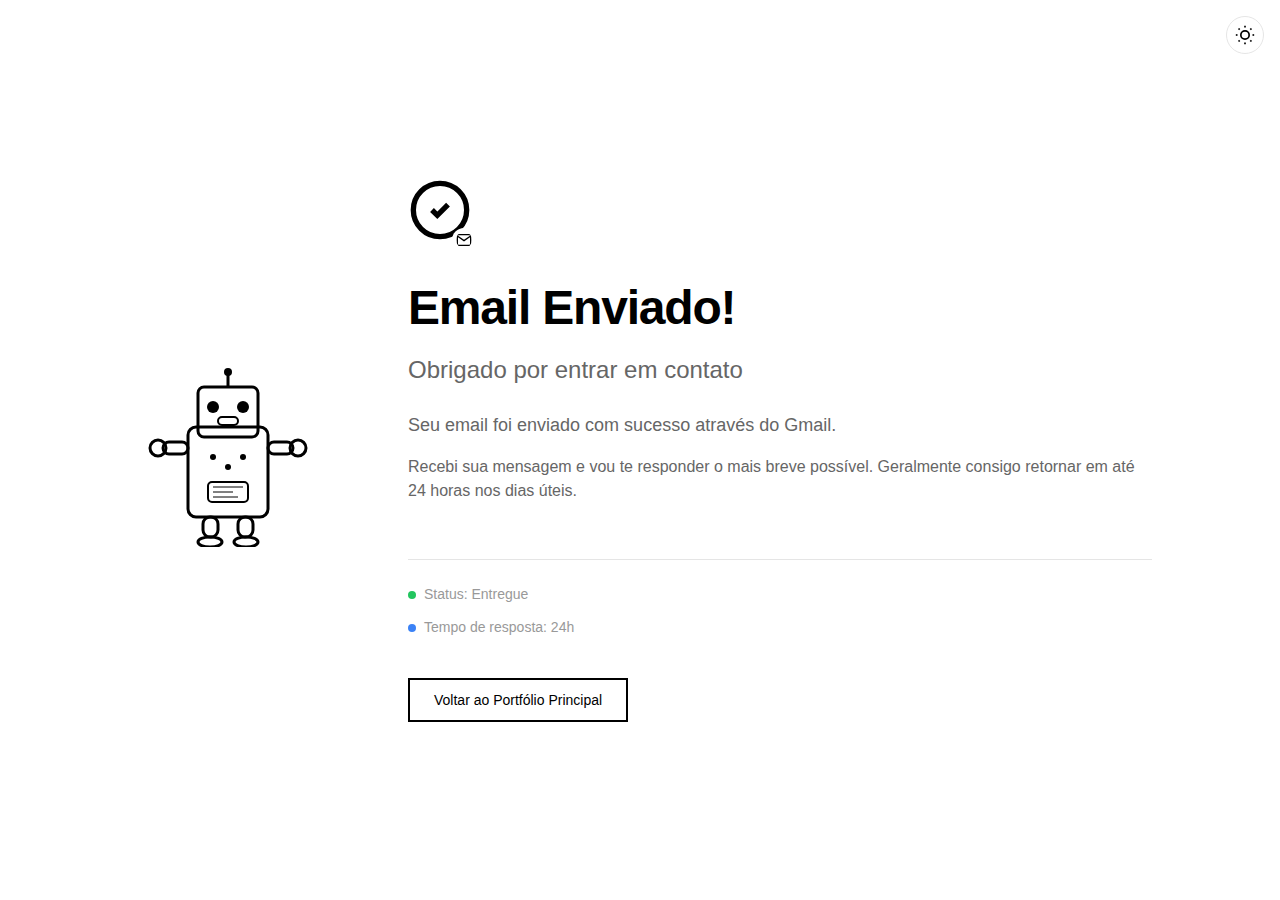
<file: obrigada.html>
<!DOCTYPE html>
<html lang="pt-BR">
<head>
    <meta charset="UTF-8">
    <meta name="viewport" content="width=device-width, initial-scale=1.0">
    <title>Email Enviado - Obrigado!</title>
    <link rel="stylesheet" href="styles.css">
</head>
<body>
    <div class="containertwo">
        <div class="content-wrapper">
            <!-- Robô -->
            <div class="robot-container">
                <div class="robot">
                    <svg width="200" height="200" viewBox="0 0 200 200" fill="none" xmlns="http://www.w3.org/2000/svg">
                        <!-- Corpo do robô -->
                        <rect x="60" y="80" width="80" height="90" rx="8" stroke="currentColor" stroke-width="3" fill="none"/>
                        
                        <!-- Cabeça do robô -->
                        <rect x="70" y="40" width="60" height="50" rx="6" stroke="currentColor" stroke-width="3" fill="none"/>
                        
                        <!-- Antena -->
                        <line x1="100" y1="40" x2="100" y2="25" stroke="currentColor" stroke-width="3"/>
                        <circle cx="100" cy="25" r="4" fill="currentColor"/>
                        
                        <!-- Olhos -->
                        <circle cx="85" cy="60" r="6" fill="currentColor"/>
                        <circle cx="115" cy="60" r="6" fill="currentColor"/>
                        
                        <!-- Boca -->
                        <rect x="90" y="70" width="20" height="8" rx="4" stroke="currentColor" stroke-width="2" fill="none"/>
                        
                        <!-- Braços -->
                        <rect x="35" y="95" width="25" height="12" rx="6" stroke="currentColor" stroke-width="3" fill="none"/>
                        <rect x="140" y="95" width="25" height="12" rx="6" stroke="currentColor" stroke-width="3" fill="none"/>
                        
                        <!-- Mãos -->
                        <circle cx="30" cy="101" r="8" stroke="currentColor" stroke-width="3" fill="none"/>
                        <circle cx="170" cy="101" r="8" stroke="currentColor" stroke-width="3" fill="none"/>
                        
                        <!-- Pernas -->
                        <rect x="75" y="170" width="15" height="20" rx="7" stroke="currentColor" stroke-width="3" fill="none"/>
                        <rect x="110" y="170" width="15" height="20" rx="7" stroke="currentColor" stroke-width="3" fill="none"/>
                        
                        <!-- Pés -->
                        <ellipse cx="82" cy="195" rx="12" ry="5" stroke="currentColor" stroke-width="3" fill="none"/>
                        <ellipse cx="118" cy="195" rx="12" ry="5" stroke="currentColor" stroke-width="3" fill="none"/>
                        
                        <!-- Detalhes do corpo -->
                        <circle cx="85" cy="110" r="3" fill="currentColor"/>
                        <circle cx="100" cy="120" r="3" fill="currentColor"/>
                        <circle cx="115" cy="110" r="3" fill="currentColor"/>
                        
                        <!-- Painel no peito -->
                        <rect x="80" y="135" width="40" height="20" rx="4" stroke="currentColor" stroke-width="2" fill="none"/>
                        <line x1="85" y1="140" x2="115" y2="140" stroke="currentColor" stroke-width="1"/>
                        <line x1="85" y1="145" x2="105" y2="145" stroke="currentColor" stroke-width="1"/>
                        <line x1="85" y1="150" x2="110" y2="150" stroke="currentColor" stroke-width="1"/>
                    </svg>
                </div>
            </div>
            
            <!-- Conteúdo de agradecimento -->
            <div class="thank-you-content">
                <!-- Ícone de sucesso -->
                <div class="success-icon">
                    <div class="icon-wrapper">
                        <!-- Check Circle Icon -->
                        <svg class="check-circle" width="64" height="64" viewBox="0 0 24 24" fill="none" stroke="currentColor" stroke-width="2">
                            <circle cx="12" cy="12" r="10"/>
                            <path d="m9 12 2 2 4-4"/>
                        </svg>
                        <!-- Mail Icon -->
                        <svg class="mail-icon" width="24" height="24" viewBox="0 0 24 24" fill="none" stroke="currentColor" stroke-width="2">
                            <path d="M4 4h16c1.1 0 2 .9 2 2v12c0 1.1-.9 2-2 2H4c-1.1 0-2-.9-2-2V6c0-1.1.9-2 2-2z"/>
                            <polyline points="22,6 12,13 2,6"/>
                        </svg>
                    </div>
                </div>
                
                <!-- Título principal -->
                <div class="title-section">
                    <h1 class="main-title">Email Enviado!</h1>
                    <p class="subtitle">Obrigado por entrar em contato</p>
                </div>
                
                <!-- Mensagem de confirmação -->
                <div class="message-section">
                    <p class="primary-message">
                        Seu email foi enviado com sucesso através do Gmail.
                    </p>
                    <p class="secondary-message">
                        Recebi sua mensagem e vou te responder o mais breve possível.
                        Geralmente consigo retornar em até 24 horas nos dias úteis.
                    </p>
                </div>
                
                <!-- Informações adicionais -->
                <div class="info-section">
                    <div class="status-info">
                        <div class="status-item">
                            <div class="status-dot green"></div>
                            <span>Status: Entregue</span>
                        </div>
                        <div class="status-item">
                            <div class="status-dot blue"></div>
                            <span>Tempo de resposta: 24h</span>
                        </div>
                    </div>
                </div>
                
                <!-- Botão de ação -->
                <div class="action-section">
                    <button class="back-button" onclick="location.href='index.html'">
                    Voltar ao Portfólio Principal
                    </button>
                </div>

            </div>
        </div>
    </div>

    <!-- Toggle para modo escuro -->
    <div class="theme-toggle">
        <button id="theme-toggle-btn" onclick="toggleTheme()">
            <svg width="20" height="20" viewBox="0 0 24 24" fill="none" stroke="currentColor" stroke-width="2">
                <circle cx="12" cy="12" r="5"/>
                <line x1="12" y1="1" x2="12" y2="3"/>
                <line x1="12" y1="21" x2="12" y2="23"/>
                <line x1="4.22" y1="4.22" x2="5.64" y2="5.64"/>
                <line x1="18.36" y1="18.36" x2="19.78" y2="19.78"/>
                <line x1="1" y1="12" x2="3" y2="12"/>
                <line x1="21" y1="12" x2="23" y2="12"/>
                <line x1="4.22" y1="19.78" x2="5.64" y2="18.36"/>
                <line x1="18.36" y1="5.64" x2="19.78" y2="4.22"/>
            </svg>
        </button>
    </div>

    <script>
        function toggleTheme() {
            document.body.classList.toggle('dark');
            localStorage.setItem('theme', document.body.classList.contains('dark') ? 'dark' : 'light');
        }

        // Carregar tema salvo
        document.addEventListener('DOMContentLoaded', function() {
            const savedTheme = localStorage.getItem('theme');
            if (savedTheme === 'dark') {
                document.body.classList.add('dark');
            }
        });
    </script>
</body>
</html>
</file>
<file: styles.css>
* {
    margin: 0;
    padding: 0;
    box-sizing: border-box;
}

:root {
    --primary-blue: #1e40af;
    --light-blue: #3b82f6;
    --dark-gray: #374151;
    --medium-gray: #6b7280;
    --light-gray: #f9fafb;
    --white: #ffffff;
    --black: #000000;
    --border-gray: #e5e7eb;
    --text-gray: #4b5563;
    --bg-gray: #f8fafc;
}

body {
    font-family: 'Inter', -apple-system, BlinkMacSystemFont, 'Segoe UI', Roboto, sans-serif;
    line-height: 1.6;
    color: var(--dark-gray);
    scroll-behavior: smooth;
    overflow-x: hidden;
}

.container {
    max-width: 1200px;
    margin: 0 auto;
    padding: 0 20px;
}

/* Header */
.header {
    top: 0;
    left: 0;
    right: 0;
    background: rgba(255, 255, 255, 0.95);
    backdrop-filter: blur(10px);
    border-bottom: 1px solid var(--border-gray);
    z-index: 1000;
    transition: all 0.3s ease;
}

.header.scrolled {
    background: rgba(255, 255, 255, 0.98);
    box-shadow: 0 4px 20px rgba(0, 0, 0, 0.1);
}

.nav {
    display: flex;
    justify-content: space-between;
    align-items: center;
    padding: 0;
}

.logo {
    font-size: 1.5rem;
    font-weight: bold;
    background: linear-gradient(135deg, var(--primary-blue), var(--dark-gray));
    -webkit-background-clip: text;
    -webkit-text-fill-color: transparent;
    background-clip: text;
}

.nav-links {
    display: flex;
    list-style: none;
    gap: 2rem;
}

.nav-links a {
    text-decoration: none;
    color: var(--text-gray);
    font-weight: 500;
    position: relative;
    transition: color 0.3s ease;
}

.nav-links a:hover {
    color: var(--primary-blue);
}

.nav-links a::after {
    content: '';
    position: absolute;
    bottom: -5px;
    left: 0;
    width: 0;
    height: 2px;
    background: var(--primary-blue);
    transition: width 0.3s ease;
}

.nav-links a:hover::after {
    width: 100%;
}

/**/
.nav {
.logo {
  font-size: 1.2rem;
  padding: 0;
  margin: 0;
  line-height: 1;
}

.nav-links a {
  padding: 0;
  margin: 0;
  line-height: 1.2;
}

.nav-links {
  margin: 0;
  padding: 0;
}}

/**/

.mobile-menu-btn {
    display: none;
    background: none;
    border: none;
    font-size: 1.5rem;
    color: var(--text-gray);
    cursor: pointer;
}

.mobile-menu {
    display: none;
    position: absolute;
    top: 100%;
    left: 0;
    right: 0;
    background: white;
    border-bottom: 1px solid var(--border-gray);
    padding: 1rem 0;
}

.mobile-menu.active {
    display: block;
}

.mobile-menu a {
    display: block;
    padding: 0.5rem 1rem;
    text-decoration: none;
    color: var(--text-gray);
    border-bottom: 1px solid var(--border-gray);
}

/* Hero Section */
.hero {
    min-height: 100vh;
    display: flex;
    align-items: center;
    justify-content: center;
    position: relative;
    background: linear-gradient(135deg, var(--white) 0%, var(--light-gray) 50%, rgba(59, 130, 246, 0.1) 100%);
    overflow: hidden;
}

.hero::before {
    content: '';
    position: absolute;
    top: 20%;
    left: 20%;
    width: 300px;
    height: 300px;
    border: 1px solid rgba(59, 130, 246, 0.2);
    border-radius: 50%;
    animation: rotate 20s linear infinite;
}

.hero::after {
    content: '';
    position: absolute;
    bottom: 20%;
    right: 20%;
    width: 400px;
    height: 400px;
    border: 1px solid rgba(107, 114, 128, 0.2);
    border-radius: 50%;
    animation: rotate-reverse 25s linear infinite;
}

.hero-content {
    text-align: center;
    z-index: 2;
    max-width: 800px;
    opacity: 0;
    transform: translateY(50px);
    animation: fadeInUp 1s ease 0.5s forwards;
}

.hero-greeting {
    font-size: 1.2rem;
    color: var(--medium-gray);
    margin-bottom: 1rem;
}

.hero-name {
    font-size: clamp(2.5rem, 8vw, 4.5rem);
    font-weight: bold;
    margin-bottom: 1rem;
    background: linear-gradient(135deg, var(--dark-gray), var(--primary-blue), var(--dark-gray));
    -webkit-background-clip: text;
    -webkit-text-fill-color: transparent;
    background-clip: text;
}

.hero-title {
    font-size: clamp(1.2rem, 4vw, 2rem);
    color: var(--text-gray);
    margin-bottom: 0.5rem;
}

.hero-divider {
    width: 80px;
    height: 4px;
    background: linear-gradient(90deg, var(--primary-blue), var(--medium-gray));
    margin: 1rem auto;
    border-radius: 2px;
}

.hero-description {
    font-size: 1.1rem;
    color: var(--medium-gray);
    margin-bottom: 2rem;
    max-width: 600px;
    margin-left: auto;
    margin-right: auto;
}

.hero-buttons {
    display: flex;
    gap: 1rem;
    justify-content: center;
    margin-bottom: 3rem;
    flex-wrap: wrap;
}

.btn {
    padding: 12px 30px;
    border: none;
    border-radius: 8px;
    font-size: 1rem;
    font-weight: 600;
    cursor: pointer;
    text-decoration: none;
    display: inline-flex;
    align-items: center;
    gap: 0.5rem;
    transition: all 0.3s ease;
    position: relative;
    overflow: hidden;
}

.btn-primary {
    background: var(--primary-blue);
    color: white;
    animation: glow 3s ease-in-out infinite;
}

.btn-primary:hover {
    background: #1e40af;
    transform: translateY(-2px);
}

.btn-secondary {
    background: transparent;
    color: var(--text-gray);
    border: 2px solid var(--border-gray);
}

.btn-secondary:hover {
    background: var(--light-gray);
    border-color: var(--primary-blue);
    color: var(--primary-blue);
}

.social-links {
    display: flex;
    justify-content: center;
    gap: 1rem;
    margin-bottom: 3rem;
}

.social-link {
    width: 50px;
    height: 50px;
    background: white;
    border: 1px solid var(--border-gray);
    border-radius: 50%;
    display: flex;
    align-items: center;
    justify-content: center;
    text-decoration: none;
    color: var(--medium-gray);
    transition: all 0.3s ease;
    box-shadow: 0 2px 10px rgba(0, 0, 0, 0.1);
}

.social-link:hover {
    color: var(--primary-blue);
    border-color: var(--primary-blue);
    transform: translateY(-3px) rotate(5deg);
    box-shadow: 0 5px 20px rgba(59, 130, 246, 0.3);
}

.scroll-indicator {
    display: flex;
    flex-direction: column;
    align-items: center;
    color: var(--medium-gray);
    animation: bounce 2s infinite;
}

/* Section Styles */
.section {
    padding: 5rem 0;
    position: relative;
}

.section-title {
    text-align: center;
    margin-bottom: 3rem;
}

.section-subtitle {
    display: flex;
    align-items: center;
    justify-content: center;
    gap: 0.5rem;
    color: var(--primary-blue);
    font-weight: 600;
    margin-bottom: 1rem;
}

.section-heading {
    font-size: clamp(2rem, 5vw, 3rem);
    margin-bottom: 1rem;
    background: linear-gradient(135deg, var(--dark-gray), var(--primary-blue));
    -webkit-background-clip: text;
    -webkit-text-fill-color: transparent;
    background-clip: text;
}

.section-divider {
    width: 60px;
    height: 4px;
    background: linear-gradient(90deg, var(--primary-blue), var(--medium-gray));
    margin: 0 auto;
    border-radius: 2px;
}

/* About Section */
.about {
    background: var(--white);
}

.about-content {
    display: grid;
    grid-template-columns: 1fr 1fr;
    gap: 3rem;
    align-items: center;
    margin-bottom: 3rem;
}

.about-text {
    font-size: 1.1rem;
    line-height: 1.8;
    color: var(--medium-gray);
}

.about-text p {
    margin-bottom: 1.5rem;
}

.about-image {
    aspect-ratio: 1;
    background: linear-gradient(135deg, rgba(59, 130, 246, 0.1), rgba(107, 114, 128, 0.1));
    border-radius: 20px;
    display: flex;
    align-items: center;
    justify-content: center;
    position: relative;
    overflow: hidden;
}

.about-image::before {
    content: '👨‍💻';
    font-size: 6rem;
}

.features {
    display: grid;
    grid-template-columns: repeat(auto-fit, minmax(250px, 1fr));
    gap: 2rem;
}

.feature-card {
    background: white;
    padding: 2rem;
    border-radius: 12px;
    border: 1px solid var(--border-gray);
    text-align: center;
    transition: all 0.3s ease;
}

.feature-card:hover {
    border-color: var(--primary-blue);
    box-shadow: 0 10px 30px rgba(59, 130, 246, 0.1);
    transform: translateY(-5px);
}

.feature-icon {
    width: 60px;
    height: 60px;
    background: rgba(59, 130, 246, 0.1);
    border-radius: 12px;
    display: flex;
    align-items: center;
    justify-content: center;
    margin: 0 auto 1rem;
    font-size: 1.5rem;
    transition: all 0.3s ease;
}

.feature-card:hover .feature-icon {
    background: rgba(59, 130, 246, 0.2);
}

/* Projects Section */
.projects {
    background: var(--light-gray);
}

.project-grid {
    display: flex;
    flex-direction: column;
    gap: 3rem;
}

.project-card {
    background: white;
    border-radius: 16px;
    overflow: hidden;
    box-shadow: 0 4px 20px rgba(0, 0, 0, 0.1);
    transition: all 0.3s ease;
    display: grid;
    grid-template-columns: 1fr 1fr;
    gap: 0;
}

.project-card:hover {
    transform: translateY(-5px);
    box-shadow: 0 10px 40px rgba(0, 0, 0, 0.15);
}

.project-card:nth-child(even) {
    direction: rtl;
}

.project-card:nth-child(even) > * {
    direction: ltr;
}

.project-image {
    height: 300px;
    background: linear-gradient(135deg, var(--primary-blue), var(--light-blue));
    position: relative;
    overflow: hidden;
}

.project-image img {
    width: 100%;
    height: 100%;
    object-fit: cover;
    transition: transform 0.3s ease;
}

.project-card:hover .project-image img {
    transform: scale(1.1);
}

.project-content {
    padding: 2rem;
    display: flex;
    flex-direction: column;
    justify-content: center;
}

.project-title {
    font-size: 1.5rem;
    margin-bottom: 1rem;
    color: var(--dark-gray);
}

.project-description {
    color: var(--medium-gray);
    margin-bottom: 1.5rem;
    line-height: 1.6;
}

.project-tech {
    display: flex;
    flex-wrap: wrap;
    gap: 0.5rem;
    margin-bottom: 1.5rem;
}

.tech-tag {
    background: rgba(59, 130, 246, 0.1);
    color: var(--primary-blue);
    padding: 0.3rem 0.8rem;
    border-radius: 20px;
    font-size: 0.8rem;
    border: 1px solid rgba(59, 130, 246, 0.2);
}

.project-links {
    display: flex;
    gap: 1rem;
}

/* Skills Section */
.skills {
    background: var(--white);
}

.skills-grid {
    display: grid;
    grid-template-columns: repeat(auto-fit, minmax(300px, 1fr));
    gap: 2rem;
}

.skill-category {
    background: white;
    padding: 2rem;
    border-radius: 12px;
    border: 1px solid var(--border-gray);
    transition: all 0.3s ease;
}

.skill-category:hover {
    border-color: var(--primary-blue);
    box-shadow: 0 10px 30px rgba(59, 130, 246, 0.1);
}

.skill-header {
    display: flex;
    align-items: center;
    gap: 1rem;
    margin-bottom: 2rem;
}

.skill-icon {
    width: 50px;
    height: 50px;
    background: rgba(59, 130, 246, 0.1);
    border-radius: 10px;
    display: flex;
    align-items: center;
    justify-content: center;
    font-size: 1.2rem;
}

.skill-list {
    display: flex;
    flex-direction: column;
    gap: 1rem;
}

.skill-item {
    display: flex;
    justify-content: space-between;
    align-items: center;
    margin-bottom: 0.5rem;
}

.skill-bar {
    width: 100%;
    height: 8px;
    background: var(--border-gray);
    border-radius: 4px;
    overflow: hidden;
}

.skill-progress {
    height: 100%;
    background: linear-gradient(90deg, var(--primary-blue), var(--light-blue));
    border-radius: 4px;
    transition: width 1s ease;
    width: 0;
}

/* Contact Section */
.contact {
    background: linear-gradient(135deg, var(--light-gray), rgba(59, 130, 246, 0.05));
}

.contact-content {
    display: grid;
    grid-template-columns: 1fr 2fr;
    gap: 3rem;
}

.contact-info {
    display: flex;
    flex-direction: column;
    gap: 2rem;
}

.contact-item {
    background: white;
    padding: 1.5rem;
    border-radius: 12px;
    border: 1px solid var(--border-gray);
    display: flex;
    align-items: center;
    gap: 1rem;
    transition: all 0.3s ease;
}

.contact-item:hover {
    border-color: var(--primary-blue);
    box-shadow: 0 5px 20px rgba(59, 130, 246, 0.1);
}

.contact-icon {
    width: 50px;
    height: 50px;
    background: rgba(59, 130, 246, 0.1);
    border-radius: 10px;
    display: flex;
    align-items: center;
    justify-content: center;
    font-size: 1.2rem;
    color: var(--primary-blue);
}

.contact-form {
    background: white;
    padding: 2rem;
    border-radius: 16px;
    box-shadow: 0 10px 30px rgba(0, 0, 0, 0.1);
}

.form-group {
    margin-bottom: 1.5rem;
}

.form-label {
    display: block;
    margin-bottom: 0.5rem;
    font-weight: 600;
    color: var(--dark-gray);
}

.form-input, .form-textarea {
    width: 100%;
    padding: 12px 16px;
    border: 2px solid var(--border-gray);
    border-radius: 8px;
    font-size: 1rem;
    transition: border-color 0.3s ease;
    background: white;
}

.form-input:focus, .form-textarea:focus {
    outline: none;
    border-color: var(--primary-blue);
}

.form-textarea {
    resize: vertical;
    min-height: 120px;
}

/* Footer */
.footer {
    background: var(--dark-gray);
    color: white;
    padding: 3rem 0 1rem;
}

.footer-content {
    display: grid;
    grid-template-columns: 2fr 1fr 1fr;
    gap: 3rem;
    margin-bottom: 2rem;
}

.footer-brand h3 {
    font-size: 1.5rem;
    margin-bottom: 1rem;
    background: linear-gradient(135deg, white, var(--light-blue));
    -webkit-background-clip: text;
    -webkit-text-fill-color: transparent;
    background-clip: text;
}

.footer-brand p {
    color: #9ca3af;
    line-height: 1.6;
    margin-bottom: 1.5rem;
}

.footer-social {
    display: flex;
    gap: 1rem;
}

.footer-social a {
    width: 40px;
    height: 40px;
    background: #4b5563;
    border-radius: 8px;
    display: flex;
    align-items: center;
    justify-content: center;
    color: #9ca3af;
    text-decoration: none;
    transition: all 0.3s ease;
}

.footer-social a:hover {
    background: var(--primary-blue);
    color: white;
    transform: translateY(-2px);
}

.footer-links h4 {
    margin-bottom: 1rem;
    color: white;
}

.footer-links ul {
    list-style: none;
}

.footer-links a {
    color: #9ca3af;
    text-decoration: none;
    line-height: 2;
    transition: color 0.3s ease;
}

.footer-links a:hover {
    color: var(--light-blue);
}

.footer-bottom {
    border-top: 1px solid #4b5563;
    padding-top: 2rem;
    display: flex;
    justify-content: space-between;
    align-items: center;
    color: #9ca3af;
}

.footer-bottom button {
    background: transparent;
    border: 1px solid #4b5563;
    color: #9ca3af;
    padding: 0.5rem 1rem;
    border-radius: 6px;
    cursor: pointer;
    transition: all 0.3s ease;
}

.footer-bottom button:hover {
    border-color: var(--primary-blue);
    color: var(--light-blue);
}

/* Animations */
@keyframes fadeInUp {
    to {
        opacity: 1;
        transform: translateY(0);
    }
}

@keyframes rotate {
    to {
        transform: rotate(360deg);
    }
}

@keyframes rotate-reverse {
    to {
        transform: rotate(-360deg);
    }
}

@keyframes glow {
    0% { box-shadow: 0 0 20px rgba(30, 64, 175, 0.3); }
    50% { box-shadow: 0 0 30px rgba(30, 64, 175, 0.6); }
    100% { box-shadow: 0 0 20px rgba(30, 64, 175, 0.3); }
}

@keyframes bounce {
    0%, 20%, 50%, 80%, 100% { transform: translateY(0); }
    40% { transform: translateY(-10px); }
    60% { transform: translateY(-5px); }
}

/* Responsive Design */
@media (max-width: 768px) {
    .nav-links {
        display: none;
    }

    .mobile-menu-btn {
        display: block;
    }

    .hero-buttons {
        flex-direction: column;
        align-items: center;
    }

    .about-content,
    .project-card,
    .contact-content,
    .footer-content {
        grid-template-columns: 1fr;
    }

    .project-card:nth-child(even) {
        direction: ltr;
    }

    .skills-grid {
        grid-template-columns: 1fr;
    }

    .section {
        padding: 3rem 0;
    }

    .container {
        padding: 0 15px;
    }
}

/* Utilities */
.fade-in {
    opacity: 0;
    transform: translateY(30px);
    transition: all 0.6s ease;
}

.fade-in.visible {
    opacity: 1;
    transform: translateY(0);
}

/*PAGINA DE AGRADECIMENTO*/

/* Reset básico */
* {
    margin: 0;
    padding: 0;
    box-sizing: border-box;
}

/* Variáveis CSS para cores */
:root {
    --bg-color: #ffffff;
    --text-color: #000000;
    --text-gray: #666666;
    --text-light-gray: #999999;
    --border-color: #e5e5e5;
    --green-color: #22c55e;
    --blue-color: #3b82f6;
}

body.dark {
    --bg-color: #000000;
    --text-color: #ffffff;
    --text-gray: #a3a3a3;
    --text-light-gray: #737373;
    --border-color: #404040;
}

/* Estilos base */
body {
    font-family: -apple-system, BlinkMacSystemFont, 'Segoe UI', 'Roboto', 'Oxygen', 'Ubuntu', 'Cantarell', sans-serif;
    font-size: 14px;
    line-height: 1.5;
    background-color: var(--bg-color);
    color: var(--text-color);
    transition: background-color 0.3s ease, color 0.3s ease;
}

/* Container principal */
.containertwo {
    min-height: 100vh;
    display: flex;
    align-items: center;
    justify-content: center;
    padding: 1rem;
}

/* Wrapper do conteúdo */
.content-wrapper {
    max-width: 64rem;
    width: 100%;
    display: flex;
    flex-direction: column;
    align-items: center;
    justify-content: center;
    gap: 3rem;
}

/* Container do robô */
.robot-container {
    flex-shrink: 0;
    order: 2;
    display: flex;
    align-items: center;
    justify-content: center;
}

.robot svg {
    color: var(--text-color);
}

/* Conteúdo de agradecimento */
.thank-you-content {
    flex: 1;
    text-align: center;
    display: flex;
    flex-direction: column;
    gap: 1.5rem;
    order: 1;
}

/* Ícone de sucesso */
.success-icon {
    display: flex;
    justify-content: center;
}

.icon-wrapper {
    position: relative;
}

.check-circle {
    width: 64px;
    height: 64px;
    color: var(--text-color);
}

.mail-icon {
    width: 24px;
    height: 24px;
    color: var(--text-color);
    position: absolute;
    bottom: -4px;
    right: -4px;
    background-color: var(--bg-color);
    border-radius: 50%;
    padding: 4px;
}

/* Seção do título */
.title-section {
    display: flex;
    flex-direction: column;
    gap: 0.5rem;
}

.main-title {
    font-size: 2.5rem;
    font-weight: bold;
    letter-spacing: -0.025em;
}

.subtitle {
    font-size: 1.25rem;
    color: var(--text-gray);
}

/* Seção da mensagem */
.message-section {
    display: flex;
    flex-direction: column;
    gap: 1rem;
    color: var(--text-gray);
}

.primary-message {
    font-size: 1.125rem;
}

.secondary-message {
    font-size: 1rem;
}

/* Seção de informações */
.info-section {
    border-top: 1px solid var(--border-color);
    padding-top: 1.5rem;
    margin-top: 2rem;
}

.status-info {
    display: flex;
    flex-direction: column;
    gap: 0.75rem;
    font-size: 0.875rem;
    color: var(--text-light-gray);
}

.status-item {
    display: flex;
    align-items: center;
    justify-content: center;
    gap: 0.5rem;
}

.status-dot {
    width: 8px;
    height: 8px;
    border-radius: 50%;
}

.status-dot.green {
    background-color: var(--green-color);
}

.status-dot.blue {
    background-color: var(--blue-color);
}

/* Seção de ação */
.action-section {
    padding-top: 1rem;
}

.back-button {
    display: inline-flex;
    align-items: center;
    padding: 0.75rem 1.5rem;
    border: 2px solid var(--text-color);
    background-color: transparent;
    color: var(--text-color);
    font-weight: 500;
    cursor: pointer;
    transition: all 0.2s ease;
    font-family: inherit;
    font-size: inherit;
}

.back-button:hover {
    background-color: var(--text-color);
    color: var(--bg-color);
}

/* Toggle de tema */
.theme-toggle {
    position: fixed;
    top: 1rem;
    right: 1rem;
    z-index: 1000;
}

#theme-toggle-btn {
    padding: 0.5rem;
    border: 1px solid var(--border-color);
    background-color: var(--bg-color);
    color: var(--text-color);
    border-radius: 50%;
    cursor: pointer;
    transition: all 0.2s ease;
    display: flex;
    align-items: center;
    justify-content: center;
}

#theme-toggle-btn:hover {
    background-color: var(--text-color);
    color: var(--bg-color);
}

/* Responsividade */
@media (min-width: 1024px) {
    .content-wrapper {
        flex-direction: row;
        gap: 5rem;
    }
    
    .robot-container {
        order: 1;
    }
    
    .thank-you-content {
        text-align: left;
        order: 2;
    }
    
    .success-icon {
        justify-content: flex-start;
    }
    
    .status-item {
        justify-content: flex-start;
    }
    
    .main-title {
        font-size: 3rem;
    }
    
    .subtitle {
        font-size: 1.5rem;
    }
}

@media (min-width: 768px) {
    .container {
        padding: 2rem;
    }
}

/* Animações sutis */
.robot svg {
    animation: float 3s ease-in-out infinite;
}

@keyframes float {
    0%, 100% {
        transform: translateY(0px);
    }
    50% {
        transform: translateY(-10px);
    }
}

.check-circle {
    animation: checkPulse 2s ease-in-out infinite;
}

@keyframes checkPulse {
    0%, 100% {
        opacity: 1;
    }
    50% {
        opacity: 0.7;
    }
}

/* Estados de foco para acessibilidade */
button:focus {
    outline: 2px solid var(--text-color);
    outline-offset: 2px;
}

/* Transições suaves para mudança de tema */
* {
    transition: background-color 0.3s ease, color 0.3s ease, border-color 0.3s ease;
}
</file>
